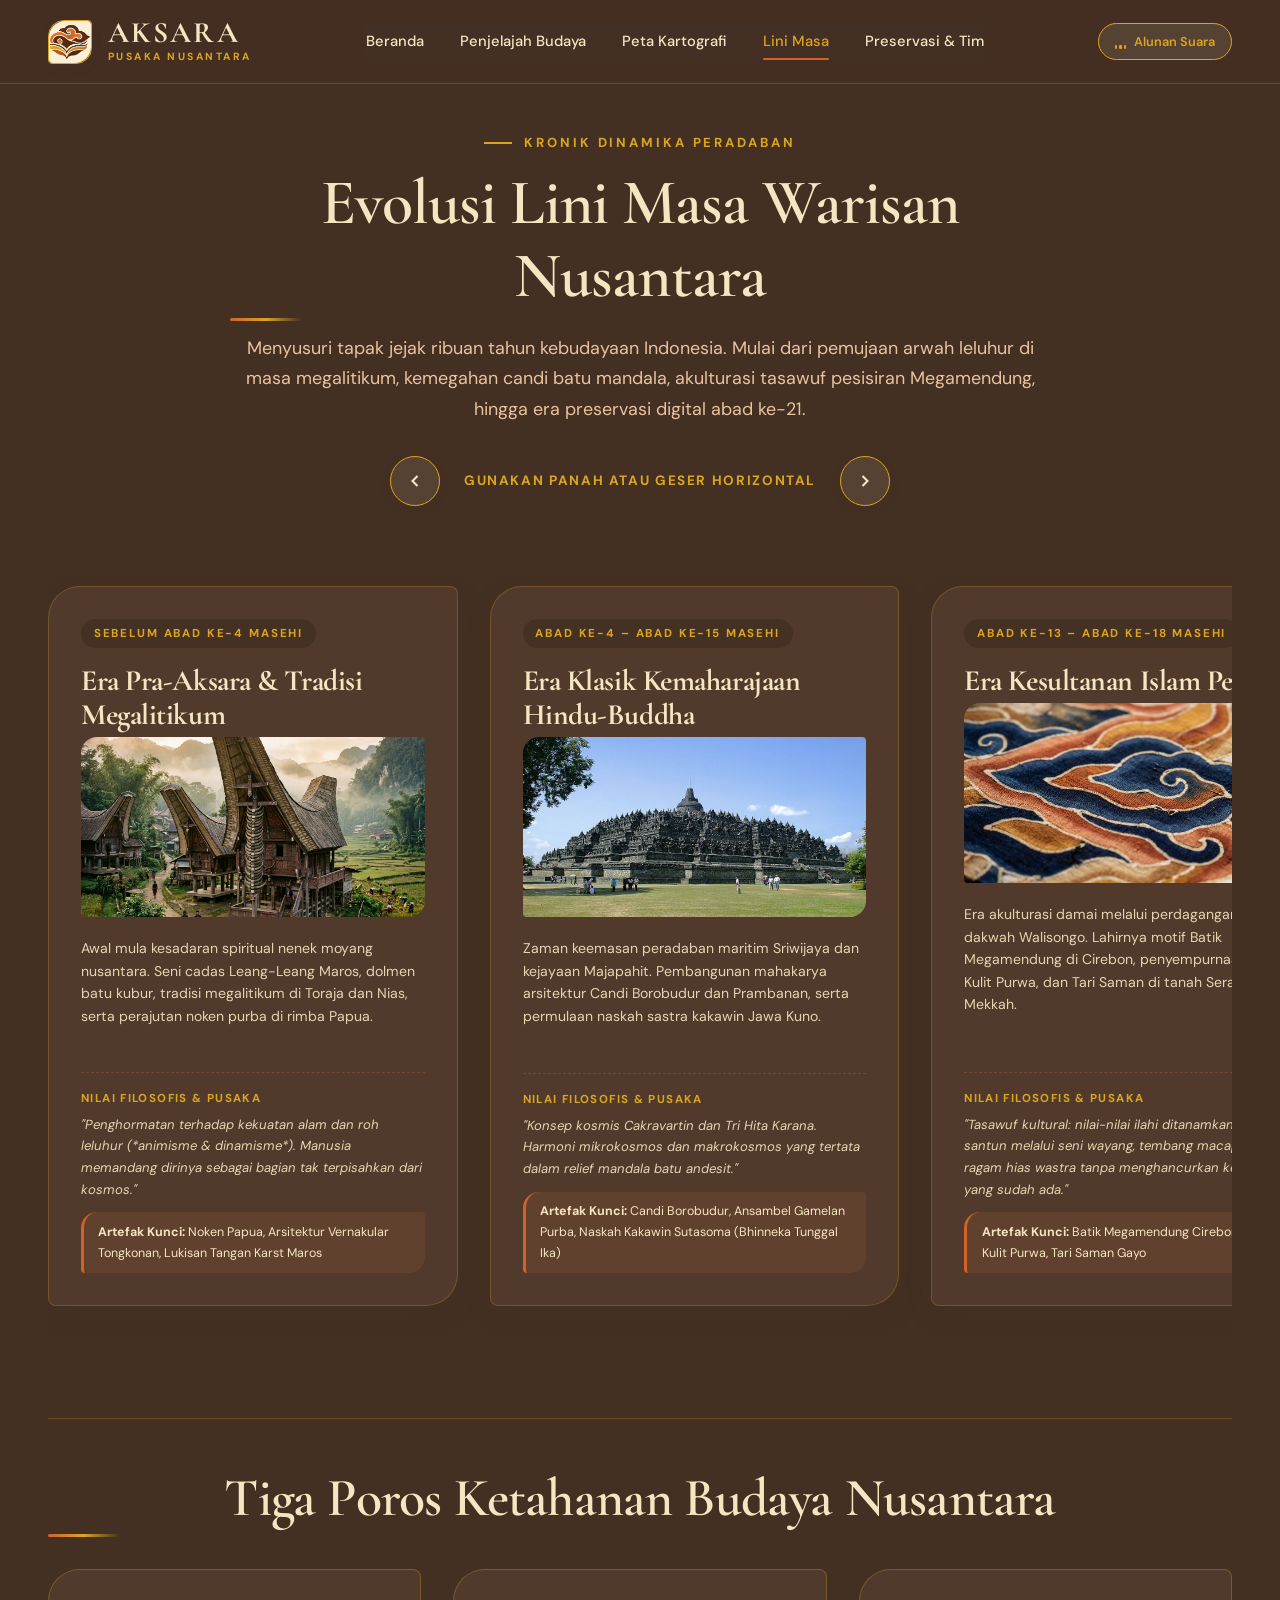
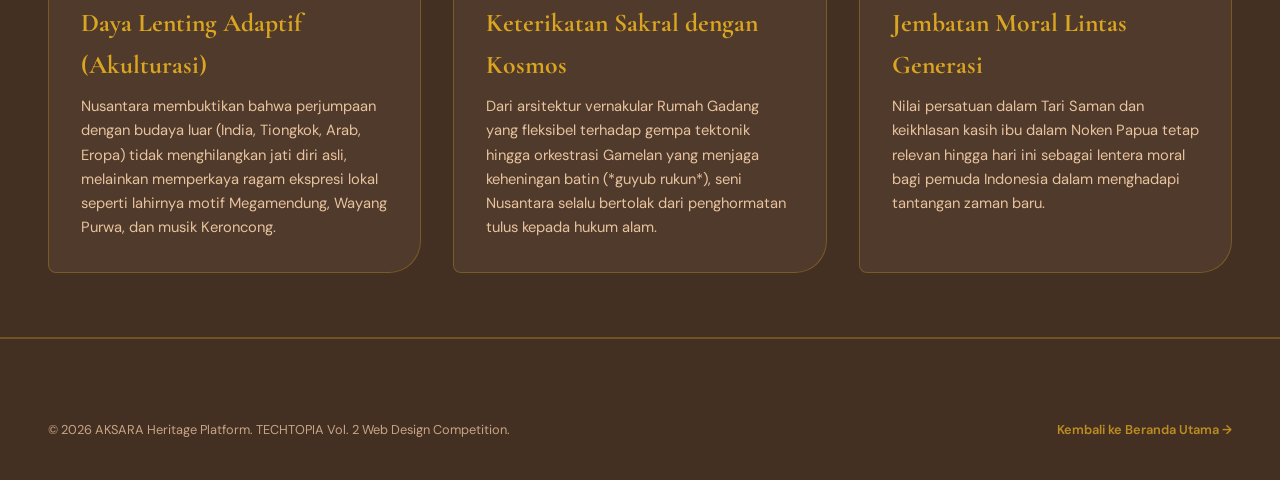
<file: kronik.html>
<!DOCTYPE html>
<html lang="id">
<head>
  <meta charset="UTF-8">
  <meta name="viewport" content="width=device-width, initial-scale=1.0">
  <meta name="description" content="Kronik Lini Masa Peradaban Nusantara AKSARA — Perjalanan evolusi seni, kriya, dan filosofi spiritual dari era Megalitikum hingga era digital masa depan.">
  <title>Lini Masa Peradaban | AKSARA Digital Cultural Museum</title>

  <link rel="preconnect" href="https://fonts.googleapis.com">
  <link rel="preconnect" href="https://fonts.gstatic.com" crossorigin>
  <link href="https://fonts.googleapis.com/css2?family=Cormorant+Garamond:ital,wght@0,400;0,500;0,600;0,700;1,400;1,600&family=DM+Sans:ital,wght@0,400;0,500;0,600;0,700;1,400&display=swap" rel="stylesheet">

  <link rel="stylesheet" href="css/style.css">
  <link rel="stylesheet" href="css/animations.css">
  <link rel="stylesheet" href="css/responsive.css">

  <link rel="icon" href="assets/images/aksara-emblem.png" type="image/png">
</head>
<body class="section-dark" style="background-color: var(--bg-dark);">

  <!-- Header with Dark Adaptation -->
  <header class="aksara-header" role="banner" style="background: rgba(68, 47, 35, 0.94); border-bottom-color: rgba(218, 165, 32, 0.25);">
    <div class="aksara-container header-container">
      <a href="index.html" class="header-brand" aria-label="Beranda AKSARA">
        <div class="brand-symbol" style="background: var(--bg-dark); border-color: var(--accent-gold);">
          <img src="assets/images/aksara-emblem.png" alt="">
        </div>
        <div class="brand-text">
          <span class="brand-title" style="color: var(--bg-primary);">AKSARA</span>
          <span class="brand-tagline" style="color: var(--accent-gold);">Pusaka Nusantara</span>
        </div>
      </a>

      <nav class="header-nav" id="header-nav" role="navigation" aria-label="Menu Utama" style="background: rgba(68, 47, 35, 0.98);">
        <a href="index.html" class="nav-link" style="color: var(--bg-primary);">Beranda</a>
        <a href="galeri.html" class="nav-link" style="color: var(--bg-primary);">Penjelajah Budaya</a>
        <a href="peta.html" class="nav-link" style="color: var(--bg-primary);">Peta Kartografi</a>
        <a href="kronik.html" class="nav-link active" style="color: var(--accent-gold);">Lini Masa</a>
        <a href="tentang.html" class="nav-link" style="color: var(--bg-primary);">Preservasi & Tim</a>
      </nav>

      <div class="header-actions">
        <button class="btn-soundscape" id="soundscape-btn" aria-label="Nyalakan alunan suara gamelan" style="background: rgba(245, 229, 192, 0.1); color: var(--accent-gold); border-color: var(--accent-gold);">
          <div class="sound-waves" aria-hidden="true">
            <span class="sound-bar"></span>
            <span class="sound-bar"></span>
            <span class="sound-bar"></span>
          </div>
          <span>Alunan Suara</span>
        </button>

        <button class="btn-menu-toggle" id="menu-toggle-btn" aria-label="Buka menu navigasi" aria-expanded="false" style="background: rgba(245, 229, 192, 0.1);">
          <span class="menu-line" style="background-color: var(--bg-primary);"></span>
          <span class="menu-line" style="background-color: var(--bg-primary);"></span>
          <span class="menu-line" style="background-color: var(--bg-primary);"></span>
        </button>
      </div>
    </div>
  </header>

  <main style="padding-top: calc(var(--header-height) + 3rem); min-height: 85vh;">
    
    <section class="aksara-container" style="padding-bottom: 4rem;">
      
      <!-- Timeline Header -->
      <div style="text-align: center; max-width: 820px; margin: 0 auto 3rem;">
        <span class="subtitle-editorial" style="justify-content: center; color: var(--accent-gold);">Kronik Dinamika Peradaban</span>
        <h1 class="title-section" style="color: var(--bg-primary); font-size: clamp(2.5rem, 5vw, 4.2rem);">
          Evolusi Lini Masa Warisan Nusantara
        </h1>
        <p class="lead-text" style="color: var(--bg-secondary); margin: 0 auto;">
          Menyusuri tapak jejak ribuan tahun kebudayaan Indonesia. Mulai dari pemujaan arwah leluhur di masa megalitikum, kemegahan candi batu mandala, akulturasi tasawuf pesisiran Megamendung, hingga era preservasi digital abad ke-21.
        </p>

        <!-- Navigation Track Controls -->
        <div style="display: flex; justify-content: center; align-items: center; gap: 1.5rem; margin-top: 2rem;">
          <button class="fan-nav-btn" id="timeline-page-prev" aria-label="Sebelumnya" style="background: rgba(245, 229, 192, 0.1); color: var(--bg-primary); border-color: var(--accent-gold);">
            <svg width="20" height="20" viewBox="0 0 24 24" fill="none" stroke="currentColor" stroke-width="2.5"><polyline points="15 18 9 12 15 6"/></svg>
          </button>
          <span style="font-size: 0.85rem; color: var(--accent-gold); letter-spacing: 0.12em; text-transform: uppercase; font-weight: 700;">
            Gunakan panah atau geser horizontal
          </span>
          <button class="fan-nav-btn" id="timeline-page-next" aria-label="Selanjutnya" style="background: rgba(245, 229, 192, 0.1); color: var(--bg-primary); border-color: var(--accent-gold);">
            <svg width="20" height="20" viewBox="0 0 24 24" fill="none" stroke="currentColor" stroke-width="2.5"><polyline points="9 18 15 12 9 6"/></svg>
          </button>
        </div>
      </div>

      <!-- Horizontal Scrollable Timeline -->
      <div class="timeline-scroll-track" id="full-timeline-track" style="padding: 2rem 0.5rem 4rem;">
        <!-- Populated by timeline.js -->
      </div>

      <!-- In-Depth Historical Synthesis Grid -->
      <div style="margin-top: 3rem; padding-top: 3rem; border-top: 1px solid rgba(218, 165, 32, 0.25);">
        <h2 class="title-section" style="color: var(--bg-primary); text-align: center; display: block; margin-bottom: 2.5rem;">
          Tiga Poros Ketahanan Budaya Nusantara
        </h2>

        <div style="display: grid; grid-template-columns: repeat(auto-fit, minmax(300px, 1fr)); gap: 2rem;">
          
          <div style="background: rgba(245, 229, 192, 0.06); border: 1px solid rgba(218, 165, 32, 0.3); border-radius: var(--curve-megamendung-md); padding: 2rem;">
            <div style="font-family: var(--font-heading); font-size: 1.6rem; color: var(--accent-gold); font-weight: 700; margin-bottom: 0.5rem;">
              Daya Lenting Adaptif (Akulturasi)
            </div>
            <p style="font-size: 0.92rem; color: var(--bg-secondary); line-height: 1.65;">
              Nusantara membuktikan bahwa perjumpaan dengan budaya luar (India, Tiongkok, Arab, Eropa) tidak menghilangkan jati diri asli, melainkan memperkaya ragam ekspresi lokal seperti lahirnya motif Megamendung, Wayang Purwa, dan musik Keroncong.
            </p>
          </div>

          <div style="background: rgba(245, 229, 192, 0.06); border: 1px solid rgba(218, 165, 32, 0.3); border-radius: var(--curve-megamendung-md); padding: 2rem;">
            <div style="font-family: var(--font-heading); font-size: 1.6rem; color: var(--accent-gold); font-weight: 700; margin-bottom: 0.5rem;">
              Keterikatan Sakral dengan Kosmos
            </div>
            <p style="font-size: 0.92rem; color: var(--bg-secondary); line-height: 1.65;">
              Dari arsitektur vernakular Rumah Gadang yang fleksibel terhadap gempa tektonik hingga orkestrasi Gamelan yang menjaga keheningan batin (*guyub rukun*), seni Nusantara selalu bertolak dari penghormatan tulus kepada hukum alam.
            </p>
          </div>

          <div style="background: rgba(245, 229, 192, 0.06); border: 1px solid rgba(218, 165, 32, 0.3); border-radius: var(--curve-megamendung-md); padding: 2rem;">
            <div style="font-family: var(--font-heading); font-size: 1.6rem; color: var(--accent-gold); font-weight: 700; margin-bottom: 0.5rem;">
              Jembatan Moral Lintas Generasi
            </div>
            <p style="font-size: 0.92rem; color: var(--bg-secondary); line-height: 1.65;">
              Nilai persatuan dalam Tari Saman dan keikhlasan kasih ibu dalam Noken Papua tetap relevan hingga hari ini sebagai lentera moral bagi pemuda Indonesia dalam menghadapi tantangan zaman baru.
            </p>
          </div>

        </div>
      </div>

    </section>

  </main>

  <!-- Footer -->
  <footer class="aksara-footer" role="contentinfo" style="border-top-color: rgba(218, 165, 32, 0.3);">
    <div class="aksara-container">
      <div class="footer-bottom" style="border-top: none; padding-top: 0;">
        <div>&copy; 2026 AKSARA Heritage Platform. TECHTOPIA Vol. 2 Web Design Competition.</div>
        <a href="index.html" style="color: var(--accent-gold); font-weight: 600;">Kembali ke Beranda Utama &rarr;</a>
      </div>
    </div>
  </footer>

  <script src="js/cultural-data.js"></script>
  <script src="js/timeline.js"></script>
  <script src="js/main.js"></script>

  <script>
    document.addEventListener('DOMContentLoaded', () => {
      const timelineInstance = window.initAksaraTimeline('full-timeline-track');
      
      const pPrev = document.getElementById('timeline-page-prev');
      const pNext = document.getElementById('timeline-page-next');
      const track = document.getElementById('full-timeline-track');

      if (pPrev && track) {
        pPrev.addEventListener('click', () => {
          track.scrollBy({ left: -420, behavior: 'smooth' });
          if (window.aksaraSound) window.aksaraSound.playChime(594);
        });
      }

      if (pNext && track) {
        pNext.addEventListener('click', () => {
          track.scrollBy({ left: 420, behavior: 'smooth' });
          if (window.aksaraSound) window.aksaraSound.playChime(660);
        });
      }
    });
  </script>

</body>
</html>
</file>
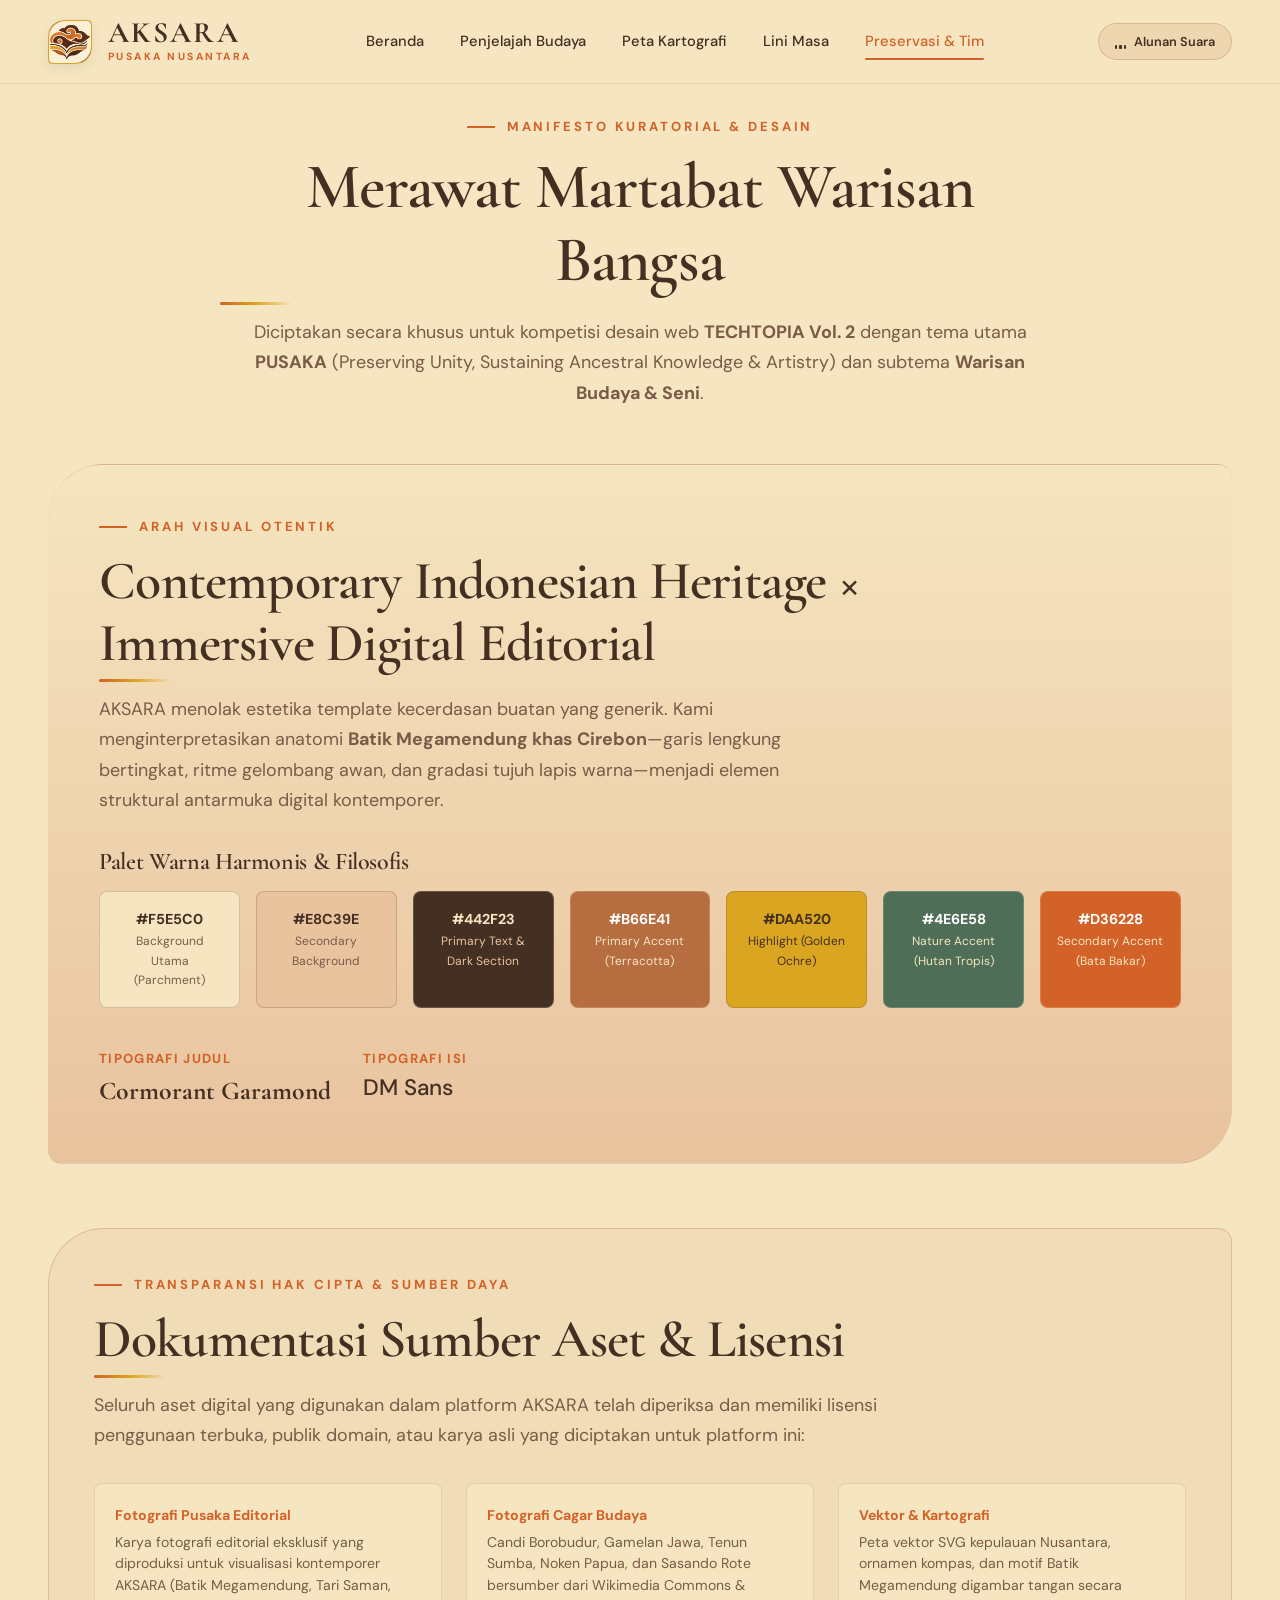
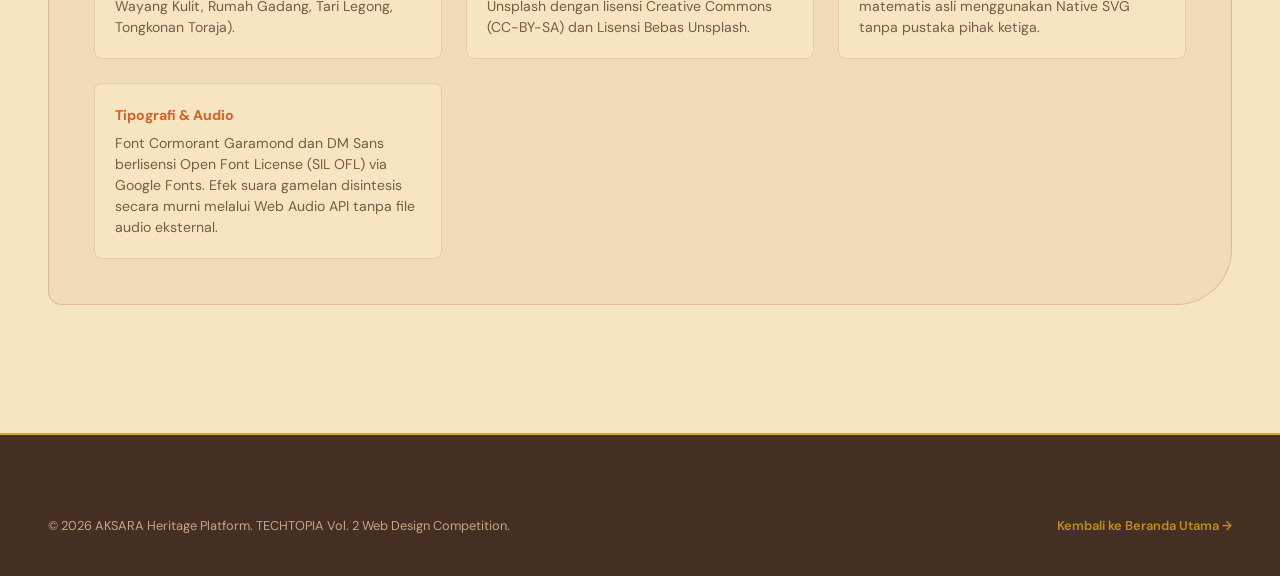
<file: tentang.html>
<!DOCTYPE html>
<html lang="id">
<head>
  <meta charset="UTF-8">
  <meta name="viewport" content="width=device-width, initial-scale=1.0">
  <meta name="description" content="Tentang AKSARA — Manifesto kuratorial, filosofi desain kontemporer Megamendung, kepatuhan teknis kompetisi TECHTOPIA Vol. 2, dan atribusi lisensi aset.">
  <title>Tentang AKSARA & Preservasi Budaya | TECHTOPIA Vol. 2</title>

  <link rel="preconnect" href="https://fonts.googleapis.com">
  <link rel="preconnect" href="https://fonts.gstatic.com" crossorigin>
  <link href="https://fonts.googleapis.com/css2?family=Cormorant+Garamond:ital,wght@0,400;0,500;0,600;0,700;1,400;1,600&family=DM+Sans:ital,wght@0,400;0,500;0,600;0,700;1,400&display=swap" rel="stylesheet">

  <link rel="stylesheet" href="css/style.css">
  <link rel="stylesheet" href="css/animations.css">
  <link rel="stylesheet" href="css/responsive.css">

  <link rel="icon" href="assets/images/aksara-emblem.png" type="image/png">
</head>
<body>

  <!-- Navigation Header -->
  <header class="aksara-header" role="banner">
    <div class="aksara-container header-container">
      <a href="index.html" class="header-brand" aria-label="Beranda AKSARA">
        <div class="brand-symbol">
          <img src="assets/images/aksara-emblem.png" alt="">
        </div>
        <div class="brand-text">
          <span class="brand-title">AKSARA</span>
          <span class="brand-tagline">Pusaka Nusantara</span>
        </div>
      </a>

      <nav class="header-nav" id="header-nav" role="navigation" aria-label="Menu Utama">
        <a href="index.html" class="nav-link">Beranda</a>
        <a href="galeri.html" class="nav-link">Penjelajah Budaya</a>
        <a href="peta.html" class="nav-link">Peta Kartografi</a>
        <a href="kronik.html" class="nav-link">Lini Masa</a>
        <a href="tentang.html" class="nav-link active">Preservasi & Tim</a>
      </nav>

      <div class="header-actions">
        <button class="btn-soundscape" id="soundscape-btn" aria-label="Nyalakan alunan suara gamelan" title="Alunan Gamelan Pentatonik">
          <div class="sound-waves" aria-hidden="true">
            <span class="sound-bar"></span>
            <span class="sound-bar"></span>
            <span class="sound-bar"></span>
          </div>
          <span>Alunan Suara</span>
        </button>

        <button class="btn-menu-toggle" id="menu-toggle-btn" aria-label="Buka menu navigasi" aria-expanded="false">
          <span class="menu-line"></span>
          <span class="menu-line"></span>
          <span class="menu-line"></span>
        </button>
      </div>
    </div>
  </header>

  <main style="padding-top: calc(var(--header-height) + 2rem); min-height: 85vh;">
    
    <section class="aksara-container" style="padding-bottom: 4rem;">
      
      <!-- Editorial Header -->
      <div style="text-align: center; max-width: 840px; margin: 0 auto 3.5rem;">
        <span class="subtitle-editorial" style="justify-content: center;">Manifesto Kuratorial &amp; Desain</span>
        <h1 class="title-section" style="font-size: clamp(2.5rem, 5vw, 4.2rem);">
          Merawat Martabat Warisan Bangsa
        </h1>
        <p class="lead-text" style="margin: 0 auto;">
          Diciptakan secara khusus untuk kompetisi desain web <strong>TECHTOPIA Vol. 2</strong> dengan tema utama <strong>PUSAKA</strong> (Preserving Unity, Sustaining Ancestral Knowledge &amp; Artistry) dan subtema <strong>Warisan Budaya &amp; Seni</strong>.
        </p>
      </div>

      <!-- VISUAL IDENTITY & MEGAMENDUNG INSPIRATION -->
      <div class="curatorial-section" style="padding: clamp(2rem, 4vw, 3.5rem); border-radius: var(--curve-megamendung-lg); margin-bottom: 4rem;">
        <div style="max-width: 760px; margin-bottom: 2rem;">
          <span class="subtitle-editorial">Arah Visual Otentik</span>
          <h2 class="title-section">Contemporary Indonesian Heritage × Immersive Digital Editorial</h2>
          <p class="lead-text">
            AKSARA menolak estetika template kecerdasan buatan yang generik. Kami menginterpretasikan anatomi <strong>Batik Megamendung khas Cirebon</strong>—garis lengkung bertingkat, ritme gelombang awan, dan gradasi tujuh lapis warna—menjadi elemen struktural antarmuka digital kontemporer.
          </p>
        </div>

        <!-- Color Palette Showcase -->
        <h3 style="font-family: var(--font-heading); font-size: 1.5rem; margin-bottom: 1rem; color: var(--text-primary);">
          Palet Warna Harmonis &amp; Filosofis
        </h3>
        
        <div style="display: grid; grid-template-columns: repeat(auto-fit, minmax(140px, 1fr)); gap: 1rem; margin-bottom: 2.5rem;">
          
          <div style="background: #F5E5C0; border: 1px solid rgba(68,47,35,0.2); border-radius: 8px; padding: 1rem; text-align: center;">
            <div style="font-weight: 700; color: #442F23; font-size: 0.9rem;">#F5E5C0</div>
            <div style="font-size: 0.75rem; color: #7A5B47;">Background Utama (Parchment)</div>
          </div>

          <div style="background: #E8C39E; border: 1px solid rgba(68,47,35,0.2); border-radius: 8px; padding: 1rem; text-align: center;">
            <div style="font-weight: 700; color: #442F23; font-size: 0.9rem;">#E8C39E</div>
            <div style="font-size: 0.75rem; color: #7A5B47;">Secondary Background</div>
          </div>

          <div style="background: #442F23; border: 1px solid rgba(245,229,192,0.2); border-radius: 8px; padding: 1rem; text-align: center; color: #F5E5C0;">
            <div style="font-weight: 700; font-size: 0.9rem;">#442F23</div>
            <div style="font-size: 0.75rem; color: #E8C39E;">Primary Text &amp; Dark Section</div>
          </div>

          <div style="background: #B66E41; border: 1px solid rgba(245,229,192,0.2); border-radius: 8px; padding: 1rem; text-align: center; color: #fff;">
            <div style="font-weight: 700; font-size: 0.9rem;">#B66E41</div>
            <div style="font-size: 0.75rem; color: #F5E5C0;">Primary Accent (Terracotta)</div>
          </div>

          <div style="background: #DAA520; border: 1px solid rgba(68,47,35,0.2); border-radius: 8px; padding: 1rem; text-align: center; color: #442F23;">
            <div style="font-weight: 700; font-size: 0.9rem;">#DAA520</div>
            <div style="font-size: 0.75rem; color: #442F23;">Highlight (Golden Ochre)</div>
          </div>

          <div style="background: #4E6E58; border: 1px solid rgba(245,229,192,0.2); border-radius: 8px; padding: 1rem; text-align: center; color: #fff;">
            <div style="font-weight: 700; font-size: 0.9rem;">#4E6E58</div>
            <div style="font-size: 0.75rem; color: #F5E5C0;">Nature Accent (Hutan Tropis)</div>
          </div>

          <div style="background: #D36228; border: 1px solid rgba(245,229,192,0.2); border-radius: 8px; padding: 1rem; text-align: center; color: #fff;">
            <div style="font-weight: 700; font-size: 0.9rem;">#D36228</div>
            <div style="font-size: 0.75rem; color: #F5E5C0;">Secondary Accent (Bata Bakar)</div>
          </div>

        </div>

        <div style="display: flex; gap: 2rem; flex-wrap: wrap;">
          <div>
            <strong style="display: block; font-size: 0.82rem; text-transform: uppercase; letter-spacing: 0.1em; color: var(--accent-secondary);">Tipografi Judul</strong>
            <span style="font-family: var(--font-heading); font-size: 1.6rem; font-weight: 700; color: var(--text-primary);">Cormorant Garamond</span>
          </div>
          <div>
            <strong style="display: block; font-size: 0.82rem; text-transform: uppercase; letter-spacing: 0.1em; color: var(--accent-secondary);">Tipografi Isi</strong>
            <span style="font-family: var(--font-body); font-size: 1.4rem; font-weight: 500; color: var(--text-primary);">DM Sans</span>
          </div>
        </div>
      </div>



      <!-- ASSET LICENSING & CITATIONS -->
      <div style="background: rgba(232, 195, 158, 0.25); border: 1.5px solid rgba(182, 110, 65, 0.3); border-radius: var(--curve-megamendung-lg); padding: clamp(2rem, 3.5vw, 3rem); margin-bottom: 4rem;">
        <span class="subtitle-editorial">Transparansi Hak Cipta &amp; Sumber Daya</span>
        <h2 class="title-section">Dokumentasi Sumber Aset &amp; Lisensi</h2>
        
        <p class="lead-text" style="margin-bottom: 2rem;">
          Seluruh aset digital yang digunakan dalam platform AKSARA telah diperiksa dan memiliki lisensi penggunaan terbuka, publik domain, atau karya asli yang diciptakan untuk platform ini:
        </p>

        <div style="display: grid; grid-template-columns: repeat(auto-fit, minmax(280px, 1fr)); gap: 1.5rem; font-size: 0.88rem;">
          
          <div style="background: var(--bg-primary); padding: 1.25rem; border-radius: 8px; border: 1px solid rgba(182,110,65,0.2);">
            <strong style="color: var(--accent-secondary); display: block; margin-bottom: 0.35rem;">Fotografi Pusaka Editorial</strong>
            <p style="color: var(--text-muted); line-height: 1.5;">
              Karya fotografi editorial eksklusif yang diproduksi untuk visualisasi kontemporer AKSARA (Batik Megamendung, Tari Saman, Wayang Kulit, Rumah Gadang, Tari Legong, Tongkonan Toraja).
            </p>
          </div>

          <div style="background: var(--bg-primary); padding: 1.25rem; border-radius: 8px; border: 1px solid rgba(182,110,65,0.2);">
            <strong style="color: var(--accent-secondary); display: block; margin-bottom: 0.35rem;">Fotografi Cagar Budaya</strong>
            <p style="color: var(--text-muted); line-height: 1.5;">
              Candi Borobudur, Gamelan Jawa, Tenun Sumba, Noken Papua, dan Sasando Rote bersumber dari Wikimedia Commons &amp; Unsplash dengan lisensi Creative Commons (CC-BY-SA) dan Lisensi Bebas Unsplash.
            </p>
          </div>

          <div style="background: var(--bg-primary); padding: 1.25rem; border-radius: 8px; border: 1px solid rgba(182,110,65,0.2);">
            <strong style="color: var(--accent-secondary); display: block; margin-bottom: 0.35rem;">Vektor &amp; Kartografi</strong>
            <p style="color: var(--text-muted); line-height: 1.5;">
              Peta vektor SVG kepulauan Nusantara, ornamen kompas, dan motif Batik Megamendung digambar tangan secara matematis asli menggunakan Native SVG tanpa pustaka pihak ketiga.
            </p>
          </div>

          <div style="background: var(--bg-primary); padding: 1.25rem; border-radius: 8px; border: 1px solid rgba(182,110,65,0.2);">
            <strong style="color: var(--accent-secondary); display: block; margin-bottom: 0.35rem;">Tipografi &amp; Audio</strong>
            <p style="color: var(--text-muted); line-height: 1.5;">
              Font Cormorant Garamond dan DM Sans berlisensi Open Font License (SIL OFL) via Google Fonts. Efek suara gamelan disintesis secara murni melalui Web Audio API tanpa file audio eksternal.
            </p>
          </div>

        </div>
      </div>

    </section>

  </main>

  <!-- Footer -->
  <footer class="aksara-footer" role="contentinfo">
    <div class="aksara-container">
      <div class="footer-bottom" style="border-top: none; padding-top: 0;">
        <div>&copy; 2026 AKSARA Heritage Platform. TECHTOPIA Vol. 2 Web Design Competition.</div>
        <a href="index.html" style="color: var(--accent-gold); font-weight: 600;">Kembali ke Beranda Utama &rarr;</a>
      </div>
    </div>
  </footer>

  <script src="js/cultural-data.js"></script>
  <script src="js/main.js"></script>

</body>
</html>
</file>
<file: css/style.css>
/* ==========================================================================
   AKSARA — Contemporary Indonesian Cultural Heritage Platform
   Theme: PUSAKA (Warisan Budaya & Seni)
   Aesthetic: Contemporary Indonesian Heritage × Immersive Digital Editorial
   ========================================================================== */

/* --------------------------------------------------------------------------
   1. DESIGN TOKENS & SYSTEM VARIABLES
   -------------------------------------------------------------------------- */
:root {
  /* Official Palette */
  --bg-primary: #F5E5C0;
  --bg-secondary: #E8C39E;
  --bg-dark: #442F23;
  --text-primary: #442F23;
  --text-light: #F5E5C0;
  --text-muted: #7A5B47;
  --accent-primary: #B66E41;
  --accent-secondary: #D36228;
  --accent-nature: #4E6E58;
  --accent-gold: #DAA520;
  --accent-gold-soft: rgba(218, 165, 32, 0.2);

  /* Megamendung Organic Curves & Layers */
  --curve-megamendung-sm: 16px 4px 16px 4px;
  --curve-megamendung-md: 32px 8px 32px 8px;
  --curve-megamendung-lg: 56px 14px 56px 14px;
  --curve-megamendung-pill: 999px;

  /* Typography */
  --font-heading: 'Cormorant Garamond', Garamond, 'Times New Roman', Georgia, serif;
  --font-body: 'DM Sans', -apple-system, BlinkMacSystemFont, 'Segoe UI', Roboto, sans-serif;

  /* Shadows with Warm Terracotta Ambient */
  --shadow-warm-sm: 0 4px 12px rgba(68, 47, 35, 0.08);
  --shadow-warm-md: 0 10px 28px rgba(68, 47, 35, 0.14);
  --shadow-warm-lg: 0 20px 50px rgba(68, 47, 35, 0.22);
  --shadow-gold: 0 0 30px rgba(218, 165, 32, 0.35);

  /* Transitions */
  --ease-editorial: cubic-bezier(0.25, 1, 0.3, 1);
  --transition-fast: 0.2s var(--ease-editorial);
  --transition-normal: 0.35s var(--ease-editorial);
  --transition-slow: 0.65s var(--ease-editorial);

  /* Layout */
  --container-max: 1360px;
  --container-pad: clamp(1.25rem, 4vw, 3rem);
  --header-height: 84px;
}

/* --------------------------------------------------------------------------
   2. RESET & BASE
   -------------------------------------------------------------------------- */
*, *::before, *::after {
  box-sizing: border-box;
  margin: 0;
  padding: 0;
}

html {
  font-size: 16px;
  scroll-behavior: smooth;
  -webkit-font-smoothing: antialiased;
  -moz-osx-font-smoothing: grayscale;
  background-color: var(--bg-primary);
  color: var(--text-primary);
  overflow-x: hidden;
  max-width: 100%;
  width: 100%;
}

body {
  font-family: var(--font-body);
  font-weight: 400;
  line-height: 1.65;
  background-color: var(--bg-primary);
  color: var(--text-primary);
  overflow-x: hidden;
  max-width: 100%;
  width: 100%;
  position: relative;
  min-height: 100vh;
}

/* Background Megamendung subtle watermark texture */
body::before {
  content: '';
  position: fixed;
  top: 0;
  left: 0;
  right: 0;
  bottom: 0;
  background-image: 
    radial-gradient(circle at 10% 20%, rgba(232, 195, 158, 0.35) 0%, transparent 40%),
    radial-gradient(circle at 90% 80%, rgba(182, 110, 65, 0.12) 0%, transparent 45%),
    url('../assets/patterns/megamendung.svg');
  background-size: auto, auto, 480px 240px;
  background-repeat: no-repeat, no-repeat, repeat;
  background-position: center, center, 0 0;
  opacity: 0.28;
  pointer-events: none;
  z-index: -1;
}

img, svg {
  display: block;
  max-width: 100%;
  height: auto;
}

a {
  color: inherit;
  text-decoration: none;
  transition: color var(--transition-fast);
}

button {
  font-family: inherit;
  cursor: pointer;
  border: none;
  background: none;
  outline: none;
}

/* Custom Editorial Scrollbar */
::-webkit-scrollbar {
  width: 10px;
  height: 10px;
}
::-webkit-scrollbar-track {
  background: var(--bg-primary);
}
::-webkit-scrollbar-thumb {
  background: var(--accent-primary);
  border-radius: 6px;
  border: 2px solid var(--bg-primary);
}
::-webkit-scrollbar-thumb:hover {
  background: var(--accent-secondary);
}

/* --------------------------------------------------------------------------
   3. TYPOGRAPHY SYSTEM
   -------------------------------------------------------------------------- */
h1, h2, h3, h4, .font-serif {
  font-family: var(--font-heading);
  font-weight: 600;
  line-height: 1.15;
  letter-spacing: -0.015em;
  color: var(--text-primary);
}

.title-hero {
  font-size: clamp(2.75rem, 6.5vw, 5.5rem);
  font-weight: 700;
  line-height: 1.05;
}

.title-section {
  font-size: clamp(2.2rem, 4.2vw, 3.8rem);
  font-weight: 600;
  position: relative;
  display: inline-block;
  margin-bottom: 1.25rem;
}

.title-section::after {
  content: '';
  position: absolute;
  left: 0;
  bottom: -8px;
  width: 72px;
  height: 3px;
  background: linear-gradient(90deg, var(--accent-secondary), var(--accent-gold), transparent);
  border-radius: 2px;
}

.title-card {
  font-size: clamp(1.4rem, 2vw, 1.85rem);
  font-weight: 600;
}

.subtitle-editorial {
  font-family: var(--font-body);
  font-size: 0.82rem;
  letter-spacing: 0.22em;
  text-transform: uppercase;
  color: var(--accent-secondary);
  font-weight: 700;
  display: flex;
  align-items: center;
  gap: 0.75rem;
  margin-bottom: 0.75rem;
}

.subtitle-editorial::before {
  content: '';
  display: inline-block;
  width: 28px;
  height: 2px;
  background-color: var(--accent-secondary);
}

.lead-text {
  font-size: clamp(1.05rem, 1.4vw, 1.28rem);
  color: var(--text-muted);
  line-height: 1.7;
  max-width: 68ch;
}

/* --------------------------------------------------------------------------
   4. LAYOUT UTILITIES
   -------------------------------------------------------------------------- */
.aksara-container {
  width: 100%;
  max-width: var(--container-max);
  margin-left: auto;
  margin-right: auto;
  padding-left: var(--container-pad);
  padding-right: var(--container-pad);
}

.section-spacing {
  padding-top: clamp(4.5rem, 9vw, 8.5rem);
  padding-bottom: clamp(4.5rem, 9vw, 8.5rem);
  position: relative;
}

/* Dark Editorial Section */
.section-dark {
  background-color: var(--bg-dark);
  color: var(--text-light);
  position: relative;
  overflow: hidden;
}

.section-dark h1, 
.section-dark h2, 
.section-dark h3, 
.section-dark .title-section {
  color: var(--bg-primary);
}

.section-dark .lead-text {
  color: var(--bg-secondary);
}

.section-dark .subtitle-editorial {
  color: var(--accent-gold);
}

.section-dark .subtitle-editorial::before {
  background-color: var(--accent-gold);
}

/* Megamendung Decorative Cloud Dividers */
.divider-megamendung {
  width: 100%;
  height: 48px;
  background-image: url('../assets/patterns/megamendung.svg');
  background-repeat: repeat-x;
  background-size: 192px 48px;
  opacity: 0.45;
  margin: 2rem 0;
}

/* --------------------------------------------------------------------------
   5. NAVIGATION HEADER
   -------------------------------------------------------------------------- */
.aksara-header {
  position: fixed;
  top: 0;
  left: 0;
  right: 0;
  height: var(--header-height);
  z-index: 1000;
  transition: all var(--transition-normal);
  background: rgba(245, 229, 192, 0.88);
  backdrop-filter: blur(14px);
  -webkit-backdrop-filter: blur(14px);
  border-bottom: 1px solid rgba(182, 110, 65, 0.15);
}

.aksara-header.scrolled {
  height: 72px;
  background: rgba(245, 229, 192, 0.96);
  box-shadow: var(--shadow-warm-md);
  border-bottom-color: rgba(182, 110, 65, 0.28);
}

.header-container {
  display: flex;
  align-items: center;
  justify-content: space-between;
  height: 100%;
}

.header-brand {
  display: flex;
  align-items: center;
  gap: 1rem;
}

.brand-symbol {
  width: 44px;
  height: 44px;
  background: linear-gradient(135deg, var(--accent-primary), var(--bg-dark));
  border-radius: var(--curve-megamendung-sm);
  display: flex;
  align-items: center;
  justify-content: center;
  box-shadow: var(--shadow-warm-sm);
  border: 1px solid var(--accent-gold);
  transition: transform var(--transition-normal);
}

.header-brand:hover .brand-symbol {
  transform: rotate(6deg) scale(1.05);
}

.brand-symbol img {
  width: 100%;
  height: 100%;
  object-fit: cover;
  border-radius: inherit;
}

.brand-text {
  display: flex;
  flex-direction: column;
}

.brand-title {
  font-family: var(--font-heading);
  font-size: 1.85rem;
  font-weight: 700;
  letter-spacing: 0.08em;
  color: var(--text-primary);
  line-height: 1;
}

.brand-tagline {
  font-size: 0.65rem;
  font-weight: 700;
  letter-spacing: 0.24em;
  text-transform: uppercase;
  color: var(--accent-secondary);
}

.header-nav {
  display: flex;
  align-items: center;
  gap: 2.25rem;
}

.nav-link {
  font-size: 0.92rem;
  font-weight: 500;
  color: var(--text-primary);
  position: relative;
  padding: 0.4rem 0;
  transition: color var(--transition-fast);
}

.nav-link::after {
  content: '';
  position: absolute;
  left: 0;
  bottom: 0;
  width: 0;
  height: 2px;
  background-color: var(--accent-secondary);
  transition: width var(--transition-normal);
  border-radius: 2px;
}

.nav-link:hover,
.nav-link.active {
  color: var(--accent-secondary);
}

.nav-link:hover::after,
.nav-link.active::after {
  width: 100%;
}

.header-actions {
  display: flex;
  align-items: center;
  gap: 1rem;
}

/* Soundscape Ambient Button */
.btn-soundscape {
  display: flex;
  align-items: center;
  gap: 0.5rem;
  padding: 0.55rem 1rem;
  border-radius: var(--curve-megamendung-pill);
  background: rgba(182, 110, 65, 0.12);
  border: 1px solid rgba(182, 110, 65, 0.3);
  font-size: 0.8rem;
  font-weight: 600;
  color: var(--text-primary);
  transition: all var(--transition-fast);
}

.btn-soundscape:hover {
  background: rgba(182, 110, 65, 0.22);
  border-color: var(--accent-primary);
  transform: translateY(-1px);
}

.btn-soundscape.playing {
  background: var(--bg-dark);
  color: var(--accent-gold);
  border-color: var(--accent-gold);
  box-shadow: 0 0 14px rgba(218, 165, 32, 0.3);
}

.sound-waves {
  display: flex;
  align-items: flex-end;
  gap: 2px;
  height: 14px;
}

.sound-bar {
  width: 2.5px;
  background-color: currentColor;
  border-radius: 1px;
  height: 4px;
}

.btn-soundscape.playing .sound-bar:nth-child(1) { animation: soundAnim 0.7s infinite alternate ease-in-out; }
.btn-soundscape.playing .sound-bar:nth-child(2) { animation: soundAnim 0.9s infinite alternate ease-in-out 0.2s; }
.btn-soundscape.playing .sound-bar:nth-child(3) { animation: soundAnim 0.6s infinite alternate ease-in-out 0.4s; }

@keyframes soundAnim {
  0% { height: 3px; }
  100% { height: 14px; }
}

.btn-primary {
  display: inline-flex;
  align-items: center;
  gap: 0.65rem;
  padding: 0.75rem 1.6rem;
  border-radius: var(--curve-megamendung-sm);
  background: linear-gradient(135deg, var(--accent-secondary), var(--accent-primary));
  color: var(--bg-primary);
  font-size: 0.9rem;
  font-weight: 600;
  letter-spacing: 0.04em;
  box-shadow: 0 6px 18px rgba(211, 98, 40, 0.28);
  transition: all var(--transition-normal);
  border: 1px solid rgba(245, 229, 192, 0.3);
}

.btn-primary:hover {
  transform: translateY(-2px);
  box-shadow: 0 10px 24px rgba(211, 98, 40, 0.38);
  background: linear-gradient(135deg, var(--accent-primary), var(--accent-secondary));
}

.btn-secondary {
  display: inline-flex;
  align-items: center;
  gap: 0.65rem;
  padding: 0.75rem 1.5rem;
  border-radius: var(--curve-megamendung-sm);
  background: transparent;
  color: var(--text-primary);
  font-size: 0.9rem;
  font-weight: 600;
  border: 1.5px solid var(--text-primary);
  transition: all var(--transition-normal);
}

.btn-secondary:hover {
  background: var(--text-primary);
  color: var(--bg-primary);
  transform: translateY(-2px);
}

/* Mobile Menu Toggle */
.btn-menu-toggle {
  display: none;
  flex-direction: column;
  justify-content: center;
  gap: 5px;
  width: 40px;
  height: 40px;
  padding: 8px;
  border-radius: 8px;
  background: rgba(182, 110, 65, 0.1);
}

.menu-line {
  width: 100%;
  height: 2px;
  background-color: var(--text-primary);
  transition: all var(--transition-fast);
}

/* --------------------------------------------------------------------------
   6. HERO SECTION
   -------------------------------------------------------------------------- */
.hero-section {
  position: relative;
  min-height: 100vh;
  padding-top: calc(var(--header-height) + 2rem);
  padding-bottom: 4rem;
  display: flex;
  align-items: center;
  overflow: hidden;
}

.hero-grid {
  display: grid;
  grid-template-columns: 1.15fr 0.85fr;
  gap: clamp(2rem, 5vw, 5rem);
  align-items: center;
}

.hero-content {
  z-index: 2;
}

.hero-curatorial-badge {
  display: inline-flex;
  align-items: center;
  gap: 0.5rem;
  padding: 0.4rem 0.95rem;
  background: rgba(182, 110, 65, 0.12);
  border: 1px solid rgba(182, 110, 65, 0.3);
  border-radius: var(--curve-megamendung-pill);
  font-size: 0.78rem;
  font-weight: 700;
  letter-spacing: 0.15em;
  text-transform: uppercase;
  color: var(--accent-secondary);
  margin-bottom: 1.5rem;
  animation: heroEntranceFromLeft 1.1s cubic-bezier(0.16, 1, 0.3, 1) 0.15s both;
}

.badge-pulse {
  width: 8px;
  height: 8px;
  border-radius: 50%;
  background-color: var(--accent-secondary);
  box-shadow: 0 0 0 0 rgba(211, 98, 40, 0.6);
  animation: pulseDot 2s infinite;
}

@keyframes pulseDot {
  0% { box-shadow: 0 0 0 0 rgba(211, 98, 40, 0.7); }
  70% { box-shadow: 0 0 0 10px rgba(211, 98, 40, 0); }
  100% { box-shadow: 0 0 0 0 rgba(211, 98, 40, 0); }
}

.hero-title-highlight {
  color: var(--accent-secondary);
  font-style: italic;
  position: relative;
  display: inline-block;
}

.hero-title-highlight::after {
  content: '';
  position: absolute;
  left: 0;
  bottom: 4px;
  width: 100%;
  height: 12px;
  background: var(--accent-gold-soft);
  z-index: -1;
  border-radius: 4px;
}

.title-hero {
  animation: heroEntranceFromLeft 1.3s cubic-bezier(0.16, 1, 0.3, 1) 0.3s both;
}

.hero-description {
  margin-top: 1.5rem;
  margin-bottom: 2.5rem;
  animation: heroEntranceFromLeft 1.3s cubic-bezier(0.16, 1, 0.3, 1) 0.5s both;
}

.hero-actions {
  display: flex;
  flex-wrap: wrap;
  gap: 1.25rem;
  align-items: center;
  margin-bottom: 3rem;
  animation: heroEntranceFromLeft 1.3s cubic-bezier(0.16, 1, 0.3, 1) 0.7s both;
}

/* Hero Stats Counter Bar */
.hero-stats-bar {
  display: grid;
  grid-template-columns: repeat(4, 1fr);
  gap: 1.5rem;
  padding-top: 2rem;
  border-top: 1px solid rgba(182, 110, 65, 0.2);
  animation: heroEntranceFromLeft 1.3s cubic-bezier(0.16, 1, 0.3, 1) 0.9s both;
}

.stat-item {
  display: flex;
  flex-direction: column;
}

.stat-value {
  font-family: var(--font-heading);
  font-size: 2.1rem;
  font-weight: 700;
  color: var(--text-primary);
  line-height: 1;
}

.stat-value span {
  color: var(--accent-secondary);
}

.stat-label {
  font-size: 0.78rem;
  color: var(--text-muted);
  text-transform: uppercase;
  letter-spacing: 0.08em;
  margin-top: 0.35rem;
}

/* Hero Visual Showcase Frame */
.hero-visual {
  position: relative;
  animation: heroVisualEntrance 1.4s cubic-bezier(0.16, 1, 0.3, 1) 0.25s both;
}

.hero-image-frame {
  position: relative;
  border-radius: var(--curve-megamendung-lg);
  overflow: hidden;
  box-shadow: var(--shadow-warm-lg);
  border: 4px solid var(--bg-primary);
  outline: 1.5px solid rgba(182, 110, 65, 0.4);
  animation: heroImageFloat 6s ease-in-out infinite;
  will-change: transform, box-shadow;
}

.hero-main-img {
  width: 100%;
  height: 520px;
  object-fit: cover;
  transition: transform var(--transition-slow);
}

.hero-image-frame:hover .hero-main-img {
  transform: scale(1.04);
}

/* Layered floating Megamendung card overlay */
.hero-floating-card {
  position: absolute;
  bottom: -24px;
  left: -28px;
  background: rgba(245, 229, 192, 0.94);
  backdrop-filter: blur(12px);
  -webkit-backdrop-filter: blur(12px);
  padding: 1.25rem 1.6rem;
  border-radius: var(--curve-megamendung-md);
  box-shadow: var(--shadow-warm-md);
  border: 1px solid rgba(182, 110, 65, 0.3);
  max-width: 290px;
  z-index: 3;
  animation: floatingCardBob 5.5s ease-in-out infinite 0.7s;
  will-change: transform;
}

.floating-card-tag {
  font-size: 0.72rem;
  font-weight: 700;
  color: var(--accent-secondary);
  letter-spacing: 0.12em;
  text-transform: uppercase;
}

.floating-card-title {
  font-family: var(--font-heading);
  font-size: 1.25rem;
  font-weight: 700;
  color: var(--text-primary);
  margin: 0.25rem 0 0.5rem;
}

.floating-card-desc {
  font-size: 0.8rem;
  color: var(--text-muted);
  line-height: 1.45;
}

/* --------------------------------------------------------------------------
   7. PHILOSOPHY & CURATORIAL INTRO
   -------------------------------------------------------------------------- */
.curatorial-section {
  background: linear-gradient(180deg, var(--bg-primary) 0%, var(--bg-secondary) 100%);
  border-top: 1px solid rgba(182, 110, 65, 0.2);
  border-bottom: 1px solid rgba(182, 110, 65, 0.2);
}

.curatorial-grid {
  display: grid;
  grid-template-columns: 0.9fr 1.1fr;
  gap: clamp(2.5rem, 5vw, 5rem);
  align-items: center;
}

.curatorial-quote-box {
  background: var(--bg-primary);
  padding: clamp(2rem, 4vw, 3.5rem);
  border-radius: var(--curve-megamendung-lg);
  border: 1px solid rgba(182, 110, 65, 0.25);
  box-shadow: var(--shadow-warm-md);
  position: relative;
}

.curatorial-quote-mark {
  font-family: var(--font-heading);
  font-size: 6rem;
  line-height: 0.8;
  color: var(--accent-secondary);
  opacity: 0.3;
  position: absolute;
  top: 1.5rem;
  left: 2rem;
}

.curatorial-quote-text {
  font-family: var(--font-heading);
  font-size: clamp(1.4rem, 2vw, 1.85rem);
  font-style: italic;
  font-weight: 500;
  line-height: 1.4;
  color: var(--text-primary);
  position: relative;
  z-index: 1;
}

.curatorial-author {
  margin-top: 1.75rem;
  display: flex;
  align-items: center;
  gap: 1rem;
}

.author-line {
  width: 40px;
  height: 2px;
  background-color: var(--accent-secondary);
}

.author-name {
  font-size: 0.88rem;
  font-weight: 700;
  color: var(--text-primary);
  text-transform: uppercase;
  letter-spacing: 0.1em;
}

.curatorial-points {
  display: flex;
  flex-direction: column;
  gap: 1.75rem;
}

.point-card {
  display: flex;
  gap: 1.25rem;
  align-items: flex-start;
  padding: 1.25rem;
  border-radius: var(--curve-megamendung-sm);
  background: rgba(245, 229, 192, 0.6);
  border-left: 3px solid var(--accent-primary);
  transition: transform var(--transition-fast), background var(--transition-fast);
}

.point-card:hover {
  transform: translateX(6px);
  background: rgba(245, 229, 192, 0.95);
}

.point-num {
  font-family: var(--font-heading);
  font-size: 1.8rem;
  font-weight: 700;
  color: var(--accent-secondary);
  line-height: 1;
}

.point-title {
  font-size: 1.05rem;
  font-weight: 700;
  color: var(--text-primary);
  margin-bottom: 0.35rem;
}

.point-desc {
  font-size: 0.9rem;
  color: var(--text-muted);
}

/* --------------------------------------------------------------------------
   8. CULTURAL EXPLORER & FAN-SHAPED GALLERY
   -------------------------------------------------------------------------- */
.explorer-header {
  text-align: center;
  max-width: 760px;
  margin: 0 auto 3.5rem;
}

.filter-bar {
  display: flex;
  flex-wrap: wrap;
  justify-content: center;
  gap: 0.75rem;
  margin-top: 2rem;
}

.filter-btn {
  padding: 0.6rem 1.35rem;
  border-radius: var(--curve-megamendung-pill);
  background: rgba(182, 110, 65, 0.1);
  color: var(--text-primary);
  font-size: 0.85rem;
  font-weight: 600;
  letter-spacing: 0.03em;
  border: 1px solid rgba(182, 110, 65, 0.22);
  transition: all var(--transition-fast);
}

.filter-btn:hover {
  background: rgba(182, 110, 65, 0.2);
  border-color: var(--accent-primary);
}

.filter-btn.active {
  background: var(--bg-dark);
  color: var(--text-light);
  border-color: var(--accent-gold);
  box-shadow: 0 4px 14px rgba(68, 47, 35, 0.25);
}

/* FAN-SHAPED GALLERY CONTAINER */
.fan-gallery-wrapper {
  position: relative;
  width: 100%;
  max-width: 100%;
  overflow: hidden;
  min-height: 580px;
  perspective: 1200px;
  display: flex;
  flex-direction: column;
  align-items: center;
  justify-content: center;
  margin: 2rem 0;
  user-select: none;
}

.fan-stage {
  position: relative;
  width: 100%;
  max-width: 100%;
  height: 480px;
  display: flex;
  align-items: center;
  justify-content: center;
  transform-style: preserve-3d;
}

/* Fan Item Card */
.fan-card {
  position: absolute;
  width: 300px;
  height: 440px;
  border-radius: var(--curve-megamendung-md);
  overflow: hidden;
  box-shadow: var(--shadow-warm-lg);
  border: 3px solid var(--bg-primary);
  background: var(--bg-secondary);
  cursor: pointer;
  transition: transform 0.6s var(--ease-editorial), box-shadow 0.4s var(--ease-editorial), filter 0.4s ease;
  transform-origin: center bottom;
  will-change: transform;
}

.fan-card img {
  width: 100%;
  height: 100%;
  object-fit: cover;
  transition: transform var(--transition-slow);
}

.fan-card img.fan-card-image-contain {
  object-fit: contain;
  background-color: var(--bg-dark);
}

.fan-card-overlay {
  position: absolute;
  inset: 0;
  background: linear-gradient(180deg, transparent 40%, rgba(68, 47, 35, 0.92) 100%);
  display: flex;
  flex-direction: column;
  justify-content: flex-end;
  padding: 1.5rem;
  color: var(--bg-primary);
  transition: opacity var(--transition-fast);
}

.fan-card-badge {
  display: inline-block;
  align-self: flex-start;
  font-size: 0.68rem;
  font-weight: 700;
  letter-spacing: 0.14em;
  text-transform: uppercase;
  color: var(--accent-gold);
  background: rgba(0, 0, 0, 0.35);
  padding: 0.25rem 0.65rem;
  border-radius: 4px;
  margin-bottom: 0.4rem;
}

.fan-card-title {
  font-family: var(--font-heading);
  font-size: 1.6rem;
  font-weight: 700;
  color: var(--bg-primary);
  line-height: 1.15;
}

.fan-card-origin {
  font-size: 0.82rem;
  color: var(--bg-secondary);
  margin-top: 0.2rem;
}

.fan-card.active {
  transform: translate3d(0, -20px, 120px) scale(1.08) rotate(0deg) !important;
  box-shadow: 0 25px 60px rgba(68, 47, 35, 0.35), var(--shadow-gold);
  border-color: var(--accent-gold);
  z-index: 50 !important;
  filter: none !important;
}

.fan-card.active:hover img {
  transform: scale(1.06);
}

.fan-card.active:hover img.fan-card-image-contain {
  transform: none;
}

/* Fan Controls */
.fan-controls {
  display: flex;
  align-items: center;
  gap: 1.5rem;
  margin-top: 2rem;
  z-index: 10;
}

.fan-nav-btn {
  width: 50px;
  height: 50px;
  border-radius: 50%;
  background: var(--bg-primary);
  border: 1.5px solid var(--accent-primary);
  color: var(--text-primary);
  display: flex;
  align-items: center;
  justify-content: center;
  box-shadow: var(--shadow-warm-sm);
  transition: all var(--transition-fast);
}

.fan-nav-btn:hover {
  background: var(--accent-primary);
  color: var(--bg-primary);
  transform: scale(1.08);
}

.fan-counter {
  font-family: var(--font-heading);
  font-size: 1.25rem;
  font-weight: 600;
  color: var(--text-primary);
  letter-spacing: 0.1em;
}

/* Grid View Alternative */
.gallery-grid-view {
  display: grid;
  grid-template-columns: repeat(auto-fill, minmax(310px, 1fr));
  gap: 2rem;
  margin-top: 2.5rem;
}

.grid-card {
  border-radius: var(--curve-megamendung-md);
  overflow: hidden;
  background: var(--bg-secondary);
  border: 1px solid rgba(182, 110, 65, 0.25);
  box-shadow: var(--shadow-warm-sm);
  transition: all var(--transition-normal);
  cursor: pointer;
  display: flex;
  flex-direction: column;
}

.grid-card:hover {
  transform: translateY(-6px);
  box-shadow: var(--shadow-warm-lg);
  border-color: var(--accent-secondary);
}

.grid-card-media {
  position: relative;
  height: 240px;
  overflow: hidden;
}

.grid-card-media img {
  width: 100%;
  height: 100%;
  object-fit: cover;
  transition: transform var(--transition-slow);
}

.grid-card:hover .grid-card-media img {
  transform: scale(1.08);
}

.grid-card-body {
  padding: 1.5rem;
  flex: 1;
  display: flex;
  flex-direction: column;
  background: var(--bg-primary);
}

.grid-card-cat {
  font-size: 0.72rem;
  font-weight: 700;
  text-transform: uppercase;
  letter-spacing: 0.14em;
  color: var(--accent-secondary);
  margin-bottom: 0.4rem;
}

.grid-card-title {
  font-family: var(--font-heading);
  font-size: 1.5rem;
  font-weight: 700;
  color: var(--text-primary);
  margin-bottom: 0.5rem;
}

.grid-card-desc {
  font-size: 0.88rem;
  color: var(--text-muted);
  line-height: 1.5;
  margin-bottom: 1.25rem;
  flex: 1;
}

.grid-card-foot {
  display: flex;
  align-items: center;
  justify-content: space-between;
  border-top: 1px solid rgba(182, 110, 65, 0.15);
  padding-top: 0.75rem;
  font-size: 0.8rem;
  font-weight: 600;
  color: var(--accent-primary);
}

/* --------------------------------------------------------------------------
   9. INTERACTIVE INDONESIA MAP SECTION
   -------------------------------------------------------------------------- */
.map-section {
  background: linear-gradient(180deg, var(--bg-primary) 0%, rgba(232, 195, 158, 0.45) 50%, var(--bg-primary) 100%);
}

.map-layout {
  display: grid;
  grid-template-columns: minmax(0, 1.35fr) minmax(0, 0.65fr);
  gap: 2.5rem;
  align-items: start;
  margin-top: 2rem;
  width: 100%;
  max-width: 100%;
}

.map-interactive-card {
  background: rgba(245, 229, 192, 0.85);
  backdrop-filter: blur(8px);
  border: 1.5px solid rgba(182, 110, 65, 0.3);
  border-radius: var(--curve-megamendung-lg);
  padding: clamp(1rem, 2.5vw, 2rem);
  box-shadow: var(--shadow-warm-md);
  position: relative;
  overflow: hidden;
  min-width: 0;
  max-width: 100%;
  width: 100%;
}

.map-interactive-card::before {
  content: '';
  position: absolute;
  top: 0;
  left: 0;
  right: 0;
  height: 4px;
  background: linear-gradient(90deg, var(--accent-secondary), var(--accent-gold), var(--accent-nature));
}

.map-svg-wrapper {
  width: 100%;
  max-width: 100%;
  aspect-ratio: 1200 / 500;
  position: relative;
  overflow: hidden;
}

.aksara-svg-map {
  width: 100%;
  height: 100%;
  filter: drop-shadow(0 6px 12px rgba(68, 47, 35, 0.1));
}

/* SVG Map Island Styles */
.island-path, .island-small {
  fill: #E8C39E;
  stroke: #B66E41;
  stroke-width: 1.75;
  stroke-linejoin: round;
  transition: all 0.3s ease;
  cursor: pointer;
}

.map-region-group {
  outline: none;
  cursor: pointer;
}

.map-region-group:hover .island-path,
.map-region-group:hover .island-small,
.map-region-group:focus .island-path,
.map-region-group:focus .island-small {
  fill: #DAA520;
  stroke: #442F23;
  filter: url(#glow-active);
}

.map-region-group.active .island-path,
.map-region-group.active .island-small {
  fill: #D36228 !important;
  stroke: #442F23 !important;
  stroke-width: 2.2;
}

.region-pin {
  pointer-events: none;
  transition: transform 0.3s ease;
}

.pin-ring {
  fill: rgba(218, 165, 32, 0.2);
  stroke: var(--accent-secondary);
  stroke-width: 1.5;
  animation: pulsePin 2.4s infinite;
}

.pin-dot {
  fill: var(--accent-secondary);
}

.pin-label {
  font-family: var(--font-heading);
  font-weight: 700;
  font-size: 13px;
  letter-spacing: 0.14em;
  fill: var(--text-primary);
  paint-order: stroke;
  stroke: var(--bg-primary);
  stroke-width: 3px;
}

.pin-sub {
  font-family: var(--font-body);
  font-weight: 600;
  font-size: 9px;
  fill: var(--text-muted);
  paint-order: stroke;
  stroke: var(--bg-primary);
  stroke-width: 2px;
}

@keyframes pulsePin {
  0% { transform: scale(0.9); opacity: 0.7; }
  50% { transform: scale(1.3); opacity: 0.3; }
  100% { transform: scale(0.9); opacity: 0.7; }
}

/* Map Regional Detail Panel */
.map-detail-panel {
  background: var(--bg-primary);
  border: 1.5px solid rgba(182, 110, 65, 0.3);
  border-radius: var(--curve-megamendung-lg);
  padding: 2rem;
  box-shadow: var(--shadow-warm-md);
  position: sticky;
  top: calc(var(--header-height) + 1.5rem);
}

.region-detail-badge {
  display: inline-block;
  font-size: 0.72rem;
  font-weight: 700;
  letter-spacing: 0.16em;
  text-transform: uppercase;
  color: var(--accent-secondary);
  margin-bottom: 0.5rem;
}

.region-detail-title {
  font-family: var(--font-heading);
  font-size: 2.2rem;
  font-weight: 700;
  color: var(--text-primary);
  line-height: 1.1;
  margin-bottom: 0.75rem;
}

.region-detail-philosophy {
  font-size: 0.92rem;
  color: var(--text-muted);
  line-height: 1.6;
  margin-bottom: 1.5rem;
  padding-bottom: 1.25rem;
  border-bottom: 1px solid rgba(182, 110, 65, 0.2);
}

.region-cultures-list {
  display: flex;
  flex-direction: column;
  gap: 1rem;
}

.region-culture-item {
  display: flex;
  align-items: center;
  gap: 1rem;
  padding: 0.75rem 1rem;
  background: rgba(232, 195, 158, 0.3);
  border-radius: var(--curve-megamendung-sm);
  border: 1px solid rgba(182, 110, 65, 0.2);
  cursor: pointer;
  transition: all var(--transition-fast);
}

.region-culture-item:hover {
  background: var(--bg-secondary);
  border-color: var(--accent-secondary);
  transform: translateX(4px);
}

.region-culture-thumb {
  width: 48px;
  height: 48px;
  border-radius: 6px;
  object-fit: cover;
}

.region-culture-info {
  flex: 1;
}

.region-culture-name {
  font-family: var(--font-heading);
  font-size: 1.15rem;
  font-weight: 700;
  color: var(--text-primary);
  line-height: 1.2;
}

.region-culture-type {
  font-size: 0.75rem;
  color: var(--accent-secondary);
}

/* --------------------------------------------------------------------------
   10. CULTURAL TIMELINE SECTION (KRONIK MASA)
   -------------------------------------------------------------------------- */
.timeline-section {
  position: relative;
}

.timeline-nav-bar {
  display: flex;
  align-items: center;
  justify-content: space-between;
  margin-bottom: 2.5rem;
}

.timeline-scroll-track {
  display: flex;
  gap: 2rem;
  overflow-x: auto;
  padding: 1.5rem 0.5rem 3rem;
  scroll-snap-type: x mandatory;
  -webkit-overflow-scrolling: touch;
}

.timeline-card {
  flex: 0 0 clamp(320px, 32vw, 420px);
  scroll-snap-align: start;
  background: rgba(245, 229, 192, 0.9);
  border: 1.5px solid rgba(182, 110, 65, 0.3);
  border-radius: var(--curve-megamendung-md);
  padding: 2rem;
  box-shadow: var(--shadow-warm-md);
  position: relative;
  transition: all var(--transition-normal);
  display: flex;
  flex-direction: column;
}

.section-dark .timeline-card {
  background: rgba(232, 195, 158, 0.08);
  border-color: rgba(218, 165, 32, 0.25);
  color: var(--bg-primary);
}

.timeline-card:hover {
  transform: translateY(-8px);
  box-shadow: var(--shadow-warm-lg);
  border-color: var(--accent-gold);
}

.timeline-era-pill {
  display: inline-block;
  align-self: flex-start;
  font-size: 0.72rem;
  font-weight: 700;
  letter-spacing: 0.16em;
  text-transform: uppercase;
  color: var(--accent-gold);
  background: rgba(68, 47, 35, 0.85);
  padding: 0.3rem 0.8rem;
  border-radius: var(--curve-megamendung-pill);
  margin-bottom: 1rem;
}

.timeline-era-title {
  font-family: var(--font-heading);
  font-size: 1.85rem;
  font-weight: 700;
  margin-bottom: 0.35rem;
}

.timeline-era-dates {
  font-size: 0.85rem;
  color: var(--accent-secondary);
  font-weight: 600;
  margin-bottom: 1.25rem;
}

.timeline-era-img {
  width: 100%;
  height: 180px;
  object-fit: cover;
  border-radius: var(--curve-megamendung-sm);
  margin-bottom: 1.25rem;
}

.timeline-philosophy {
  font-size: 0.88rem;
  line-height: 1.6;
  opacity: 0.9;
  margin-bottom: 1.5rem;
  flex: 1;
}

.timeline-relevance-tag {
  font-size: 0.78rem;
  padding: 0.6rem 0.9rem;
  border-radius: var(--curve-megamendung-sm);
  background: rgba(182, 110, 65, 0.15);
  border-left: 3px solid var(--accent-secondary);
}

/* --------------------------------------------------------------------------
   11. PRESERVATION SECTION & PLEDGE GENERATOR
   -------------------------------------------------------------------------- */
.preservation-grid {
  display: grid;
  grid-template-columns: 1fr 1fr;
  gap: clamp(2.5rem, 5vw, 5rem);
  align-items: center;
}

.pledge-card {
  background: var(--bg-primary);
  border-radius: var(--curve-megamendung-lg);
  padding: clamp(2rem, 3.5vw, 3rem);
  box-shadow: var(--shadow-warm-lg);
  border: 2px solid var(--accent-gold);
  color: var(--text-primary);
  position: relative;
}

.pledge-card::after {
  content: '';
  position: absolute;
  inset: 8px;
  border: 1px dashed rgba(182, 110, 65, 0.4);
  border-radius: calc(var(--curve-megamendung-lg) - 6px);
  pointer-events: none;
}

.pledge-header {
  text-align: center;
  margin-bottom: 1.5rem;
}

.pledge-seal {
  width: 64px;
  height: 64px;
  margin: 0 auto 0.75rem;
  background: linear-gradient(135deg, var(--accent-gold), var(--accent-secondary));
  border-radius: 50%;
  display: flex;
  align-items: center;
  justify-content: center;
  color: var(--bg-primary);
  font-family: var(--font-heading);
  font-weight: 700;
  font-size: 1.4rem;
  box-shadow: 0 4px 14px rgba(218, 165, 32, 0.4);
}

.pledge-input-group {
  margin-bottom: 1.25rem;
}

.pledge-label {
  display: block;
  font-size: 0.82rem;
  font-weight: 700;
  text-transform: uppercase;
  letter-spacing: 0.08em;
  margin-bottom: 0.4rem;
  color: var(--text-muted);
}

.pledge-input {
  width: 100%;
  padding: 0.85rem 1.15rem;
  border-radius: var(--curve-megamendung-sm);
  border: 1.5px solid rgba(182, 110, 65, 0.35);
  background: rgba(245, 229, 192, 0.4);
  font-family: var(--font-body);
  font-size: 0.95rem;
  color: var(--text-primary);
  transition: all var(--transition-fast);
}

.pledge-input:focus {
  outline: none;
  border-color: var(--accent-secondary);
  box-shadow: 0 0 10px rgba(211, 98, 40, 0.2);
  background: #fff;
}

.pledge-checkbox-wrapper {
  display: flex;
  align-items: flex-start;
  gap: 0.75rem;
  font-size: 0.85rem;
  margin-bottom: 1.75rem;
  color: var(--text-muted);
  cursor: pointer;
}

.pledge-checkbox-wrapper input {
  margin-top: 3px;
  accent-color: var(--accent-secondary);
}

/* Certificate Canvas Preview Modal / Download */
#certificate-canvas {
  display: none;
}

/* --------------------------------------------------------------------------
   12. CULTURAL DETAIL MODAL
   -------------------------------------------------------------------------- */
.aksara-modal-backdrop {
  position: fixed;
  inset: 0;
  background: rgba(68, 47, 35, 0.82);
  backdrop-filter: blur(12px);
  -webkit-backdrop-filter: blur(12px);
  z-index: 2000;
  display: flex;
  align-items: center;
  justify-content: center;
  padding: clamp(1rem, 3vw, 2.5rem);
  opacity: 0;
  visibility: hidden;
  transition: all var(--transition-normal);
}

.aksara-modal-backdrop.open {
  opacity: 1;
  visibility: visible;
}

.aksara-modal {
  background: var(--bg-primary);
  width: 100%;
  max-width: 940px;
  max-height: 90vh;
  border-radius: var(--curve-megamendung-lg);
  overflow-y: auto;
  box-shadow: var(--shadow-warm-lg);
  border: 2px solid var(--accent-gold);
  position: relative;
  transform: translateY(30px) scale(0.96);
  transition: all var(--transition-normal);
}

.aksara-modal-backdrop.open .aksara-modal {
  transform: translateY(0) scale(1);
}

.modal-close-btn {
  position: absolute;
  top: 1.5rem;
  right: 1.5rem;
  width: 44px;
  height: 44px;
  border-radius: 50%;
  background: rgba(68, 47, 35, 0.8);
  color: var(--bg-primary);
  display: flex;
  align-items: center;
  justify-content: center;
  font-size: 1.25rem;
  z-index: 10;
  transition: all var(--transition-fast);
}

.modal-close-btn:hover {
  background: var(--accent-secondary);
  transform: rotate(90deg);
}

.modal-hero {
  position: relative;
  height: 340px;
}

.modal-hero-img {
  width: 100%;
  height: 100%;
  object-fit: cover;
}

.modal-hero-gradient {
  position: absolute;
  inset: 0;
  background: linear-gradient(180deg, rgba(68, 47, 35, 0.2) 0%, rgba(68, 47, 35, 0.88) 100%);
  display: flex;
  flex-direction: column;
  justify-content: flex-end;
  padding: 2.5rem;
  color: var(--bg-primary);
}

.modal-content-body {
  padding: clamp(1.5rem, 3vw, 3rem);
}

.modal-tabs {
  display: flex;
  gap: 1.5rem;
  border-bottom: 2px solid rgba(182, 110, 65, 0.2);
  margin-bottom: 2rem;
}

.modal-tab-btn {
  padding: 0.6rem 0;
  font-size: 0.95rem;
  font-weight: 600;
  color: var(--text-muted);
  position: relative;
  transition: color var(--transition-fast);
}

.modal-tab-btn.active {
  color: var(--accent-secondary);
}

.modal-tab-btn.active::after {
  content: '';
  position: absolute;
  left: 0;
  bottom: -2px;
  width: 100%;
  height: 2px;
  background: var(--accent-secondary);
}

.modal-tab-panel {
  display: none;
  line-height: 1.8;
  font-size: 1.02rem;
  color: var(--text-primary);
}

.modal-tab-panel.active {
  display: block;
}

/* --------------------------------------------------------------------------
   13. FOOTER
   -------------------------------------------------------------------------- */
.aksara-footer {
  background-color: var(--bg-dark);
  color: var(--bg-primary);
  padding: 5rem 0 2.5rem;
  border-top: 2px solid var(--accent-gold);
  position: relative;
}

.footer-grid {
  display: grid;
  grid-template-columns: 1.4fr 0.8fr 0.8fr 1fr;
  gap: 3rem;
  margin-bottom: 4rem;
}

.footer-brand-desc {
  font-size: 0.88rem;
  color: var(--bg-secondary);
  line-height: 1.65;
  margin: 1.25rem 0 1.5rem;
  max-width: 38ch;
}

.footer-col-title {
  font-family: var(--font-heading);
  font-size: 1.35rem;
  font-weight: 700;
  color: var(--accent-gold);
  margin-bottom: 1.25rem;
}

.footer-links {
  list-style: none;
  display: flex;
  flex-direction: column;
  gap: 0.75rem;
}

.footer-link {
  font-size: 0.88rem;
  color: var(--bg-secondary);
  transition: color var(--transition-fast);
}

.footer-link:hover {
  color: var(--accent-gold);
  padding-left: 4px;
}

.footer-bottom {
  display: flex;
  align-items: center;
  justify-content: space-between;
  padding-top: 2rem;
  border-top: 1px solid rgba(232, 195, 158, 0.15);
  font-size: 0.8rem;
  color: var(--bg-secondary);
  opacity: 0.8;
}

.footer-badges {
  display: flex;
  gap: 1rem;
}

.footer-badge {
  padding: 0.25rem 0.65rem;
  border-radius: 4px;
  border: 1px solid rgba(218, 165, 32, 0.3);
  font-size: 0.72rem;
  letter-spacing: 0.08em;
  color: var(--accent-gold);
}
</file>
<file: css/animations.css>
/* ==========================================================================
   AKSARA — Animation & Micro-Interactions System
   Theme: Contemporary Indonesian Heritage × Immersive Digital Editorial
   Inspiration: Batik Megamendung Waves, Rhythm, Layering & Floating Clouds
   ========================================================================== */

/* --------------------------------------------------------------------------
   1. MEGAMENDUNG CLOUD & WAVE KEYFRAMES
   -------------------------------------------------------------------------- */
@keyframes megamendungFloat {
  0% {
    transform: translateY(0px) rotate(0deg);
  }
  50% {
    transform: translateY(-8px) rotate(1deg);
  }
  100% {
    transform: translateY(0px) rotate(0deg);
  }
}

/* Floating animation for Hero Image Frame ("gambar dikanan ngambang") */
@keyframes heroImageFloat {
  0%, 100% {
    transform: translateY(0px) rotate(0deg);
    box-shadow: 0 20px 50px rgba(68, 47, 35, 0.22);
  }
  50% {
    transform: translateY(-22px) rotate(0.8deg);
    box-shadow: 0 40px 70px rgba(68, 47, 35, 0.28), 0 0 35px rgba(218, 165, 32, 0.25);
  }
}

/* Counter-float for Hero Badge Card */
@keyframes floatingCardBob {
  0%, 100% {
    transform: translateY(0px) rotate(0deg);
  }
  50% {
    transform: translateY(-12px) rotate(-1.2deg);
  }
}

/* Slow entrance from the left for hero text ("text dikiri muncul perlahan dari kiri") */
@keyframes heroEntranceFromLeft {
  0% {
    opacity: 0;
    transform: translateX(-70px);
  }
  100% {
    opacity: 1;
    transform: translateX(0);
  }
}

/* Entrance for hero right visual */
@keyframes heroVisualEntrance {
  0% {
    opacity: 0;
    transform: translateX(50px) scale(0.97);
  }
  100% {
    opacity: 1;
    transform: translateX(0) scale(1);
  }
}

@keyframes megamendungFlow {
  0% {
    background-position: 0 0;
  }
  100% {
    background-position: 480px 0;
  }
}

@keyframes goldenShimmer {
  0% {
    background-position: -200% 0;
  }
  100% {
    background-position: 200% 0;
  }
}

@keyframes ambientPulse {
  0%, 100% {
    box-shadow: 0 0 20px rgba(218, 165, 32, 0.2);
  }
  50% {
    box-shadow: 0 0 35px rgba(218, 165, 32, 0.45);
  }
}

@keyframes gentleTilt {
  0%, 100% {
    transform: rotate(0deg);
  }
  25% {
    transform: rotate(1.5deg);
  }
  75% {
    transform: rotate(-1.5deg);
  }
}

/* --------------------------------------------------------------------------
   2. REVEAL ON SCROLL CLASSES
   -------------------------------------------------------------------------- */
.reveal-init {
  opacity: 0;
  transform: translateY(32px);
  transition: opacity 0.85s cubic-bezier(0.25, 1, 0.3, 1), transform 0.85s cubic-bezier(0.25, 1, 0.3, 1);
  will-change: opacity, transform;
}

.reveal-active {
  opacity: 1 !important;
  transform: translateY(0) !important;
}

.reveal-delay-1 { transition-delay: 0.12s; }
.reveal-delay-2 { transition-delay: 0.24s; }
.reveal-delay-3 { transition-delay: 0.36s; }
.reveal-delay-4 { transition-delay: 0.48s; }

/* --------------------------------------------------------------------------
   3. IMMERSIVE COMPONENT ANIMATIONS
   -------------------------------------------------------------------------- */
.floating-element {
  animation: megamendungFloat 6s ease-in-out infinite;
}

.floating-element-delayed {
  animation: megamendungFloat 7s ease-in-out infinite 1.5s;
}

.shimmer-gold-text {
  background: linear-gradient(90deg, var(--accent-secondary), var(--accent-gold), var(--accent-secondary));
  background-size: 200% auto;
  color: transparent;
  -webkit-background-clip: text;
  background-clip: text;
  animation: goldenShimmer 4s linear infinite;
}

/* Fan card interactive transition */
.fan-card-transition {
  transition: transform 0.6s cubic-bezier(0.25, 1, 0.3, 1), 
              box-shadow 0.4s ease, 
              opacity 0.4s ease;
}

/* Active Region Ripple */
@keyframes mapRipple {
  0% {
    r: 10px;
    opacity: 0.8;
  }
  100% {
    r: 28px;
    opacity: 0;
  }
}

.pin-ripple {
  animation: mapRipple 2.2s cubic-bezier(0.25, 0.8, 0.25, 1) infinite;
}

/* Button hover magnetic micro-animation */
.btn-magnetic {
  transition: transform 0.2s cubic-bezier(0.25, 1, 0.3, 1), box-shadow 0.2s ease;
}

.btn-magnetic:hover {
  transform: translateY(-2px) scale(1.02);
}

.btn-magnetic:active {
  transform: translateY(1px) scale(0.98);
}

/* Timeline smooth drag cue */
.timeline-drag-hint {
  display: flex;
  align-items: center;
  gap: 0.5rem;
  font-size: 0.8rem;
  color: var(--accent-gold);
  animation: pulseHint 2s infinite ease-in-out;
}

@keyframes pulseHint {
  0%, 100% { transform: translateX(0); opacity: 0.6; }
  50% { transform: translateX(6px); opacity: 1; }
}

/* Mobile keyframe adjustments to guarantee 0px overflow */
@media (max-width: 768px) {
  @keyframes heroEntranceFromLeft {
    0% {
      opacity: 0;
      transform: translateX(-20px);
    }
    100% {
      opacity: 1;
      transform: translateX(0);
    }
  }

  @keyframes heroVisualEntrance {
    0% {
      opacity: 0;
      transform: translateY(20px);
    }
    100% {
      opacity: 1;
      transform: translateY(0);
    }
  }
}

/* Reduced motion preference respect */
@media (prefers-reduced-motion: reduce) {
  *, *::before, *::after {
    animation-duration: 0.01ms !important;
    animation-iteration-count: 1 !important;
    transition-duration: 0.01ms !important;
    scroll-behavior: auto !important;
  }
}
</file>
<file: css/responsive.css>
/* ==========================================================================
   AKSARA — Responsive & Adaptive Design System
   Targeting: Desktop (1440px), Tablet (768px), Mobile (390px)
   Philosophy: Mobile must have an intentionally designed, editorial layout.
   ========================================================================== */

/* --------------------------------------------------------------------------
   1. LARGE DESKTOP & EDITORIAL DISPLAYS (1440px+)
   -------------------------------------------------------------------------- */
@media (min-width: 1440px) {
  :root {
    --container-max: 1400px;
  }

  .title-hero {
    font-size: 5.75rem;
  }

  .hero-main-img {
    height: 560px;
  }
}

/* --------------------------------------------------------------------------
   2. DESKTOP & LAPTOPS (1024px – 1280px)
   -------------------------------------------------------------------------- */
@media (max-width: 1200px) {
  .hero-grid {
    grid-template-columns: 1.1fr 0.9fr;
    gap: 3rem;
  }

  .map-layout {
    grid-template-columns: 1.2fr 0.8fr;
    gap: 2rem;
  }

  .curatorial-grid {
    grid-template-columns: 1fr;
    gap: 3rem;
  }

  .footer-grid {
    grid-template-columns: repeat(2, 1fr);
    gap: 2.5rem;
  }
}

/* --------------------------------------------------------------------------
   3. TABLET DEVICES (768px – 1024px)
   -------------------------------------------------------------------------- */
@media (max-width: 992px) {
  :root {
    --header-height: 76px;
  }

  /* Header Navigation Drawer */
  .btn-menu-toggle {
    display: flex;
  }

  .header-nav {
    position: fixed;
    top: var(--header-height);
    left: 0;
    right: 0;
    background: rgba(245, 229, 192, 0.98);
    backdrop-filter: blur(20px);
    -webkit-backdrop-filter: blur(20px);
    flex-direction: column;
    align-items: flex-start;
    padding: 2.5rem var(--container-pad);
    gap: 1.5rem;
    border-bottom: 2px solid var(--accent-secondary);
    box-shadow: var(--shadow-warm-lg);
    transform: translateY(-120%);
    opacity: 0;
    visibility: hidden;
    transition: all var(--transition-normal);
  }

  .header-nav.nav-open {
    transform: translateY(0);
    opacity: 1;
    visibility: visible;
  }

  .nav-link {
    font-size: 1.25rem;
    font-family: var(--font-heading);
    font-weight: 600;
  }

  /* Hero Section Stacking */
  .hero-section {
    padding-top: calc(var(--header-height) + 1.5rem);
    min-height: auto;
    width: 100%;
    max-width: 100%;
    overflow: hidden;
  }

  .hero-grid {
    grid-template-columns: minmax(0, 1fr);
    gap: 2.5rem;
    width: 100%;
    max-width: 100%;
  }

  .hero-main-img {
    height: 380px;
    width: 100%;
    max-width: 100%;
  }

  .hero-floating-card {
    position: static;
    margin-top: 1.25rem;
    max-width: 100%;
    width: 100%;
  }

  /* Map Section */
  .map-layout {
    grid-template-columns: minmax(0, 1fr);
    width: 100%;
    max-width: 100%;
  }

  .map-interactive-card {
    min-width: 0;
    max-width: 100%;
    width: 100%;
    overflow: hidden;
  }

  .map-detail-panel {
    position: static;
    margin-top: 1.5rem;
    width: 100%;
    max-width: 100%;
  }

  /* Preservation Grid */
  .preservation-grid {
    grid-template-columns: minmax(0, 1fr);
    gap: 3rem;
    width: 100%;
    max-width: 100%;
  }

  /* Fan Gallery */
  .fan-gallery-wrapper {
    width: 100%;
    max-width: 100%;
    overflow: hidden;
  }

  .fan-stage {
    width: 100%;
    max-width: 100%;
    height: 420px;
    overflow: hidden;
  }

  .fan-card {
    width: 250px;
    height: 360px;
  }
}

/* --------------------------------------------------------------------------
   4. MOBILE DEVICES (390px – 768px)
   -------------------------------------------------------------------------- */
@media (max-width: 768px) {
  :root {
    --header-height: 70px;
    --container-pad: 1.15rem;
  }

  html, body {
    overflow-x: hidden;
    max-width: 100%;
    width: 100%;
  }

  .brand-title {
    font-size: 1.45rem;
  }

  .btn-soundscape span {
    display: none;
  }

  .btn-soundscape {
    padding: 0.5rem;
  }

  .title-hero {
    font-size: clamp(2.2rem, 7.5vw, 3rem);
    line-height: 1.1;
  }

  .hero-stats-bar {
    grid-template-columns: repeat(2, minmax(0, 1fr));
    gap: 1.25rem;
    width: 100%;
  }

  .stat-value {
    font-size: 1.65rem;
  }

  .hero-main-img {
    height: 300px;
    width: 100%;
  }

  .hero-floating-card {
    position: static;
    margin-top: 1rem;
    max-width: 100%;
    width: 100%;
  }

  /* Fan Gallery Mobile Adaptation */
  .fan-gallery-wrapper {
    min-height: 420px;
    width: 100%;
    max-width: 100%;
    overflow: hidden;
  }

  .fan-stage {
    width: 100%;
    max-width: 100%;
    height: 350px;
    overflow: hidden;
  }

  .fan-card {
    width: 220px;
    height: 320px;
  }

  .fan-card-title {
    font-size: 1.3rem;
  }

  .fan-controls {
    margin-top: 1.25rem;
  }

  /* Map Container Mobile - Fully responsive with zero overflow */
  .map-interactive-card {
    width: 100%;
    max-width: 100%;
    padding: 1rem 0.5rem;
    overflow: hidden;
  }

  .map-svg-wrapper {
    width: 100%;
    max-width: 100%;
    overflow: hidden;
    padding-bottom: 0;
  }

  .aksara-svg-map {
    width: 100%;
    max-width: 100%;
    height: auto;
    min-width: 0;
    display: block;
  }

  .pin-label {
    font-size: 13px;
  }

  .pin-sub {
    font-size: 9px;
  }

  /* Timeline */
  .timeline-section {
    width: 100%;
    max-width: 100%;
    overflow: hidden;
  }

  .timeline-scroll-track {
    width: 100%;
    max-width: 100%;
  }

  .timeline-card {
    flex: 0 0 82vw;
    max-width: 85vw;
  }

  /* Modal Mobile */
  .modal-hero {
    height: 220px;
  }

  .modal-hero-gradient {
    padding: 1.25rem;
  }

  .modal-content-body {
    padding: 1.5rem 1.25rem;
  }

  .modal-tabs {
    gap: 0.85rem;
    overflow-x: auto;
    white-space: nowrap;
  }

  /* Footer Mobile */
  .footer-grid {
    grid-template-columns: 1fr;
    gap: 2rem;
  }

  .footer-bottom {
    flex-direction: column;
    gap: 1rem;
    text-align: center;
  }
}

/* --------------------------------------------------------------------------
   5. ULTRA-COMPACT MOBILE (390px and below)
   -------------------------------------------------------------------------- */
@media (max-width: 390px) {
  :root {
    --container-pad: 1rem;
  }

  .hero-actions {
    flex-direction: column;
    align-items: stretch;
  }

  .btn-primary, .btn-secondary {
    justify-content: center;
    width: 100%;
  }

  .filter-bar {
    gap: 0.4rem;
  }

  .filter-btn {
    padding: 0.45rem 0.95rem;
    font-size: 0.78rem;
  }

  .fan-card {
    width: 200px;
    height: 300px;
  }

  .pledge-card {
    padding: 1.5rem 1rem;
  }
}
</file>
